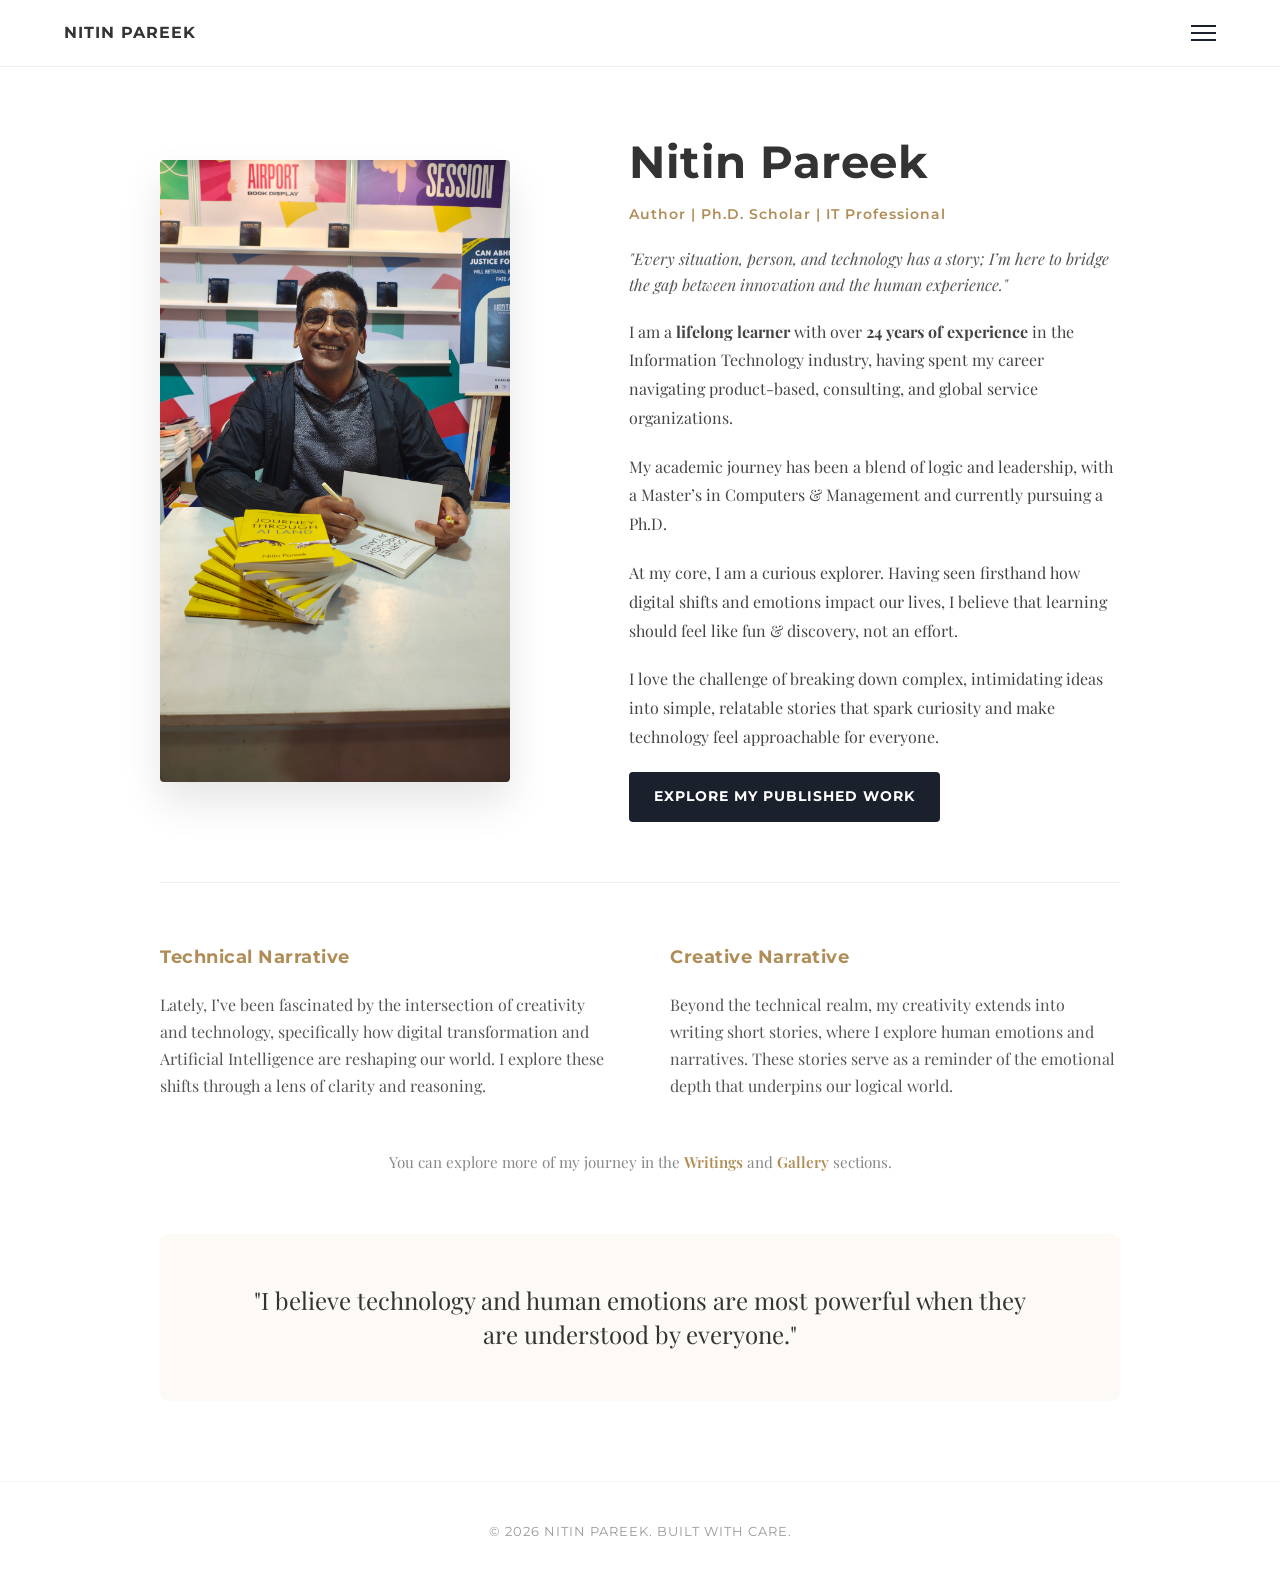
<file: index.html>
<!DOCTYPE html>
<html lang="en">
<head>
    <meta charset="UTF-8">
    <meta name="viewport" content="width=device-width, initial-scale=1.0">
    <title>Nitin Pareek | Author, Ph.D. Scholar, IT Professional</title>
    <link rel="stylesheet" href="style.css">
    <link href="https://fonts.googleapis.com/css2?family=Montserrat:wght@400;700&family=Playfair+Display:ital,wght@0,400;0,700;1,400&display=swap" rel="stylesheet">
    <script src="header.js" defer></script>
</head>
<body>

    <main class="container">
        <section class="hero-flex" style="padding: 60px 0; align-items: flex-start; align-items: center; gap: 60px;">
            <div class="hero-image" style="flex: 1;">
                <img src="photos/12.jpg" alt="Nitin Pareek Signing Book" style="width: 100%; border-radius: 4px; box-shadow: 0 20px 40px rgba(0,0,0,0.1);">
            </div>
            
            <div class="hero-content" style="flex: 1.2;">
                <h1 style="font-size: 2.8rem; margin-bottom: 5px;">Nitin Pareek</h1>
                <p class="credentials" style="margin-bottom: 20px;">Author | Ph.D. Scholar | IT Professional</p>
                
                <p style="font-family: 'Playfair Display'; font-style: italic; font-size: 1.0rem; color: #555; line-height: 1.6; margin-bottom: 20px;">
                    "Every situation, person, and technology has a story; I’m here to bridge the gap between innovation and the human experience."
                </p>

                <div class="about-text" style="font-size: 1.0rem; color: #444; line-height: 1.8;">
                    <p style="margin-bottom: 20px;">
                        I am a <strong>lifelong learner</strong> with over <strong>24 years of experience</strong> in the Information Technology industry, having spent my career navigating product-based, consulting, and global service organizations.
                    </p>
                    <p style="margin-bottom: 20px;">
                        My academic journey has been a blend of logic and leadership, with a Master’s in Computers & Management and currently pursuing a Ph.D.
                    </p>
                    
                    <p style="margin-bottom: 20px;">
                        At my core, I am a curious explorer. Having seen firsthand how digital shifts and emotions impact our lives, I believe that learning should feel like fun & discovery, not an effort.
                    </p>
                    
                    <p style="margin-bottom: 20px;">   
                        I love the challenge of breaking down complex, intimidating ideas into simple, relatable stories that spark curiosity and make technology feel approachable for everyone.
                    </p>
                    <a href="works.html" class="universal-btn">Explore My Published Work</a>
                </div>
            </div>
        </section>

        <section style="padding: 60px 0; border-top: 1px solid #eee;">
            <div style="display: grid; grid-template-columns: 1fr 1fr; gap: 60px;">
                <div>
                    <h2 class="section-heading left" style="margin-top: 0; font-size: 1.1rem; color: #b08d57;">Technical Narrative</h2>
                    <p style="color: #555; line-height: 1.7;">
                        Lately, I’ve been fascinated by the intersection of creativity and technology, specifically how digital transformation and Artificial Intelligence are reshaping our world. I explore these shifts through a lens of clarity and reasoning.
                    </p>
                </div>
                <div>
                    <h2 class="section-heading left" style="margin-top: 0; font-size: 1.1rem; color: #b08d57;">Creative Narrative</h2>
                    <p style="color: #555; line-height: 1.7;">
                        Beyond the technical realm, my creativity extends into writing short stories, where I explore human emotions and narratives. These stories serve as a reminder of the emotional depth that underpins our logical world.
                    </p>
                </div>
            </div>

            <div style="text-align: center; margin-top: 50px;">
                <p style="color: #888; font-size: 0.95rem;">
                    You can explore more of my journey in the 
                    <a href="writings.html" style="color: #b08d57; text-decoration: none; font-weight: 600;">Writings</a> and 
                    <a href="gallery.html" style="color: #b08d57; text-decoration: none; font-weight: 600;">Gallery</a> sections.
                </p>
            </div>
        </section>

        <section style="padding-bottom: 80px;">
            <div style="text-align: center; padding: 50px 30px; background: #fdfaf5; border-radius: 8px;">
                <p style="font-family: 'Playfair Display'; font-size: 1.5rem; color: #333; line-height: 1.4; max-width: 800px; margin: 0 auto;">
                    "I believe technology and human emotions are most powerful when they are understood by everyone."
                </p>
            </div>
        </section>
    </main>

    <footer style="border-top: 1px solid #f4f4f4;">
        <p style="text-align: center; padding: 40px; color: #999; font-size: 0.8rem; font-family: 'Montserrat'; letter-spacing: 1px;">
            &copy; 2026 NITIN PAREEK. BUILT WITH CARE.
        </p>
    </footer>

</body>
</html>
</file>
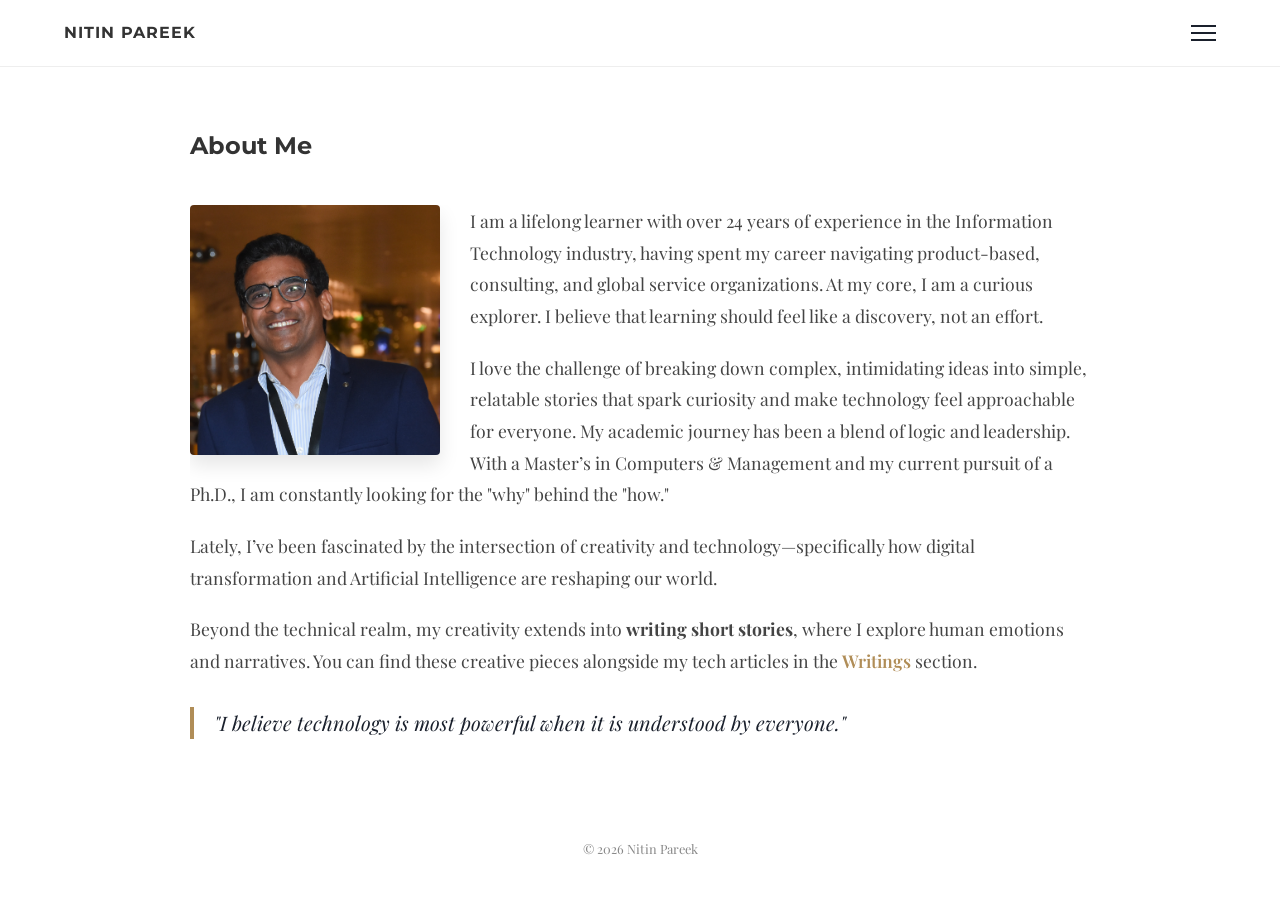
<file: about.html>
<!DOCTYPE html>
<html lang="en">
<head>
    <meta charset="UTF-8">
    <meta name="viewport" content="width=device-width, initial-scale=1.0">
    <title>About | Nitin Pareek</title>
    <link href="https://fonts.googleapis.com/css2?family=Montserrat:wght@400;700&family=Playfair+Display:ital,wght@0,400;0,700;1,400&display=swap" rel="stylesheet">
    <link rel="stylesheet" href="style.css">
    <script src="header.js" defer></script>
</head>
<body>

    <main class="container">
        <section class="about-section" style="padding: 60px 0; max-width: 900px; margin: 0 auto;">
            <h1 class="page-title" style="margin-bottom: 40px; font-family: 'Montserrat', sans-serif;">About Me</h1>
            
            <div class="about-content" style="overflow: hidden;">
                <img src="photos/about-photo.jpg" alt="Nitin Pareek" 
                     style="width: 250px; height: 250px; object-fit: cover; float: left; margin: 0 30px 20px 0; border-radius: 4px; box-shadow: 0 10px 20px rgba(0,0,0,0.1);">
        
                <div class="text-block">
                    <p style="margin-bottom: 20px; line-height: 1.8; font-size: 1.1rem; color: #444;">
                        I am a lifelong learner with over 24 years of experience in the Information Technology industry, having spent my career navigating product-based, consulting, and global service organizations. At my core, I am a curious explorer. I believe that learning should feel like a discovery, not an effort.
                    </p>
                    
                    <p style="margin-bottom: 20px; line-height: 1.8; font-size: 1.1rem; color: #444;">
                        I love the challenge of breaking down complex, intimidating ideas into simple, relatable stories that spark curiosity and make technology feel approachable for everyone. My academic journey has been a blend of logic and leadership. With a Master’s in Computers & Management and my current pursuit of a Ph.D., I am constantly looking for the "why" behind the "how."
                    </p>
                    
                    <p style="margin-bottom: 20px; line-height: 1.8; font-size: 1.1rem; color: #444;">
                        Lately, I’ve been fascinated by the intersection of creativity and technology—specifically how digital transformation and Artificial Intelligence are reshaping our world. 
                    </p>
        
                    <p style="margin-bottom: 20px; line-height: 1.8; font-size: 1.1rem; color: #444;">
                        Beyond the technical realm, my creativity extends into <strong>writing short stories</strong>, where I explore human emotions and narratives. You can find these creative pieces alongside my tech articles in the <a href="articles.html" style="color: #b08d57; text-decoration: none; font-weight: 600;">Writings</a> section.
                    </p>
        
                    <blockquote style="margin-top: 30px; border-left: 4px solid #b08d57; padding-left: 20px; font-style: italic; font-size: 1.25rem; color: #1a202c; clear: both; font-family: 'Playfair Display', serif;">
                        "I believe technology is most powerful when it is understood by everyone."
                    </blockquote>
                </div>
            </div>
        </section>
    </main>

    <footer>
        <p style="text-align: center; padding: 40px 0; font-size: 0.8rem; color: #888;">&copy; 2026 Nitin Pareek</p>
    </footer>

</body>
</html>
</file>
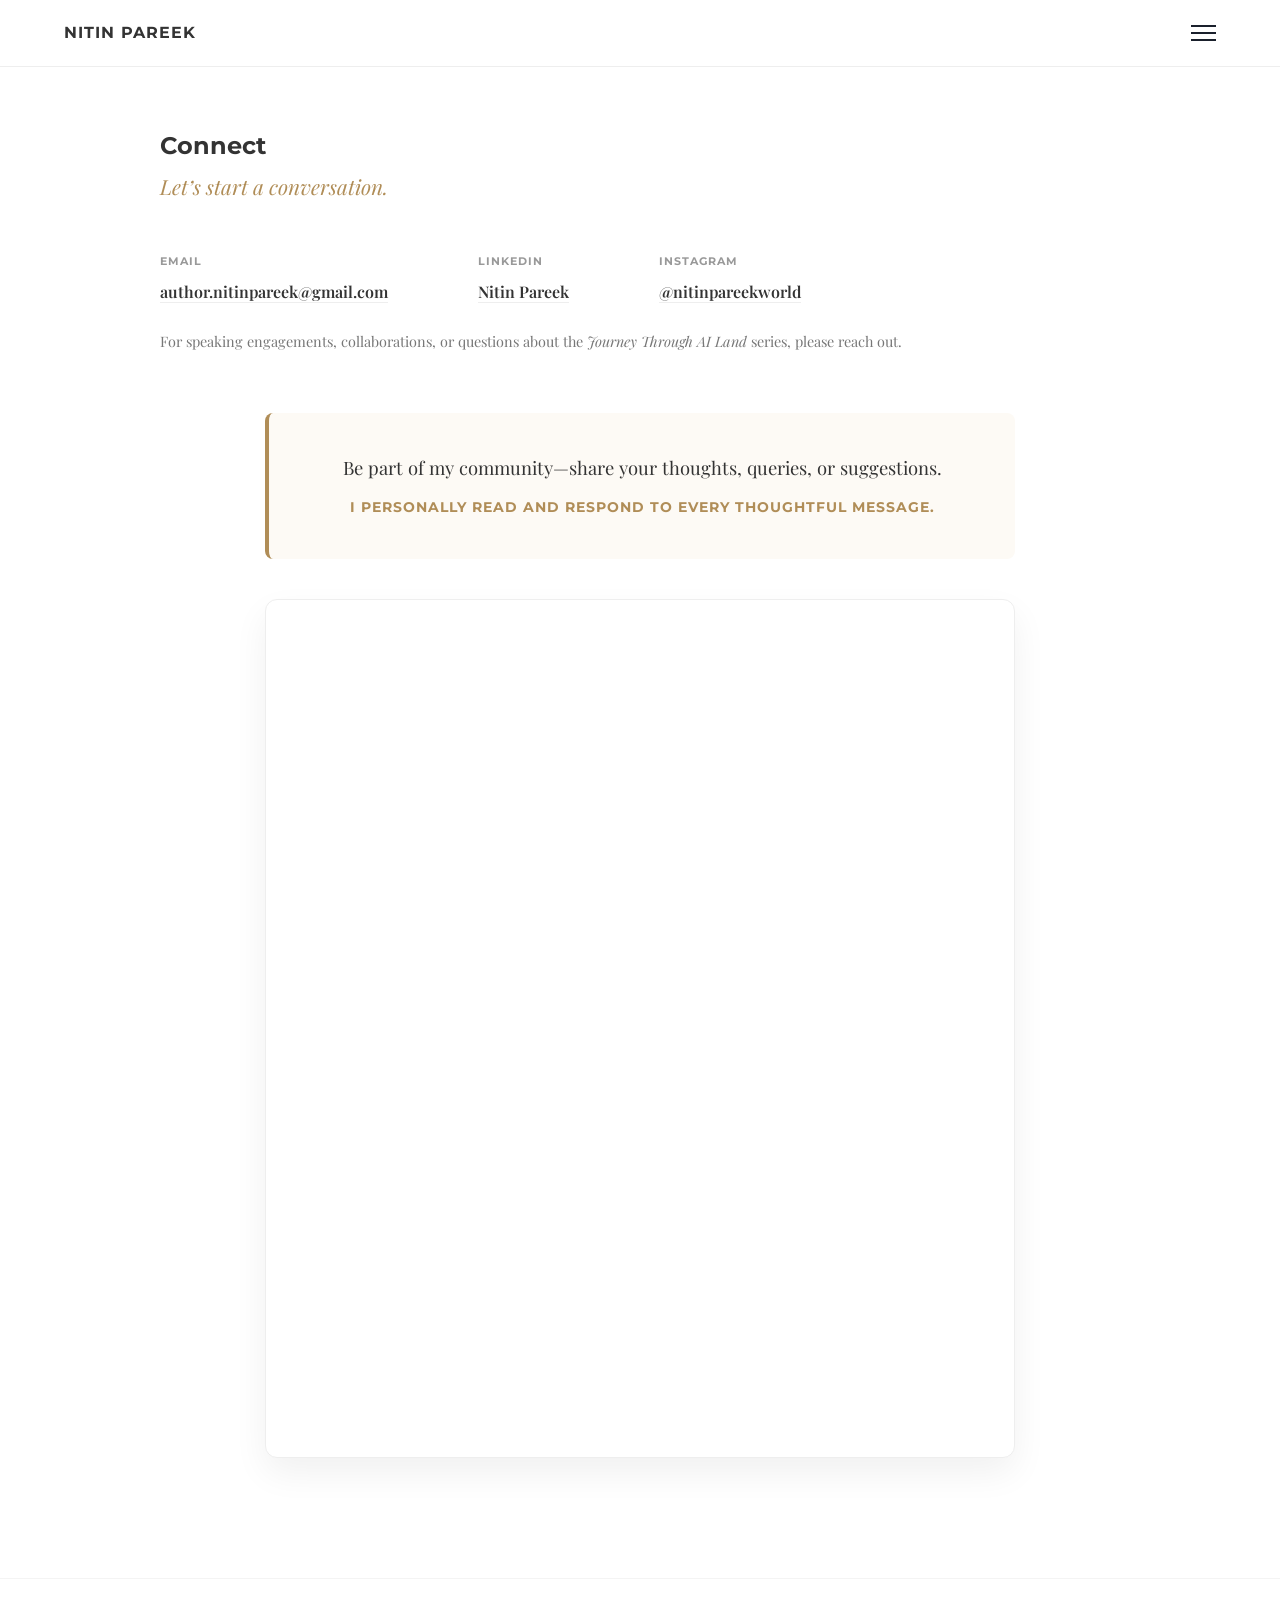
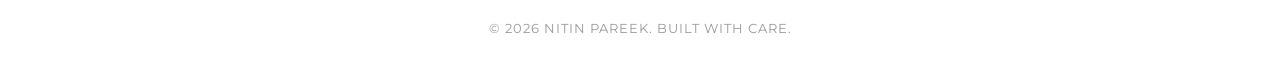
<file: connect.html>
<!DOCTYPE html>
<html lang="en">
<head>
    <meta charset="UTF-8">
    <meta name="viewport" content="width=device-width, initial-scale=1.0">
    <title>Connect | Nitin Pareek</title>
    <link rel="stylesheet" href="style.css">
    <link href="https://fonts.googleapis.com/css2?family=Montserrat:wght@400;700&family=Playfair+Display:ital,wght@0,400;0,700;1,400&display=swap" rel="stylesheet">
    <script src="header.js" defer></script>
</head>
<body>
    <main class="container">
        <section style="padding: 60px 0;">
            
            <div style="text-align: left; margin-bottom: 50px;">
                <h1 class="page-title" style="text-align: left; margin-bottom: 5px;">Connect</h1>
                <p style="font-family: 'Playfair Display'; font-style: italic; font-size: 1.3rem; color: #b08d57;">Let’s start a conversation.</p>
            </div>

            <div class="quick-connect-bar" style="display: flex; justify-content: flex-start; flex-wrap: wrap; gap: 90px; margin-bottom: 25px;">
                <div class="connect-item">
                    <strong style="display:block; font-size: 0.7rem; color: #999; text-transform: uppercase; font-family: 'Montserrat'; margin-bottom: 8px; letter-spacing: 1px;">Email</strong>
                    <a href="mailto:author.nitinpareek@gmail.com" style="color: #333; text-decoration: none; font-weight: 600; border-bottom: 1px solid #eee;">author.nitinpareek@gmail.com</a>
                </div>
                <div class="connect-item">
                    <strong style="display:block; font-size: 0.7rem; color: #999; text-transform: uppercase; font-family: 'Montserrat'; margin-bottom: 8px; letter-spacing: 1px;">LinkedIn</strong>
                    <a href="https://www.linkedin.com/in/nitin-pareek-1752321/" target="_blank" style="color: #333; text-decoration: none; font-weight: 600; border-bottom: 1px solid #eee;">Nitin Pareek</a>
                </div>
                <div class="connect-item">
                    <strong style="display:block; font-size: 0.7rem; color: #999; text-transform: uppercase; font-family: 'Montserrat'; margin-bottom: 8px; letter-spacing: 1px;">Instagram</strong>
                    <a href="https://www.instagram.com/nitinpareekworld" target="_blank" style="color: #333; text-decoration: none; font-weight: 600; border-bottom: 1px solid #eee;">@nitinpareekworld</a>
                </div>
            </div>

            <div style="text-align: left; margin-bottom: 60px; max-width: 800px;">
                <p style="color: #777; font-size: 0.9rem; line-height: 1.6;">
                    For speaking engagements, collaborations, or questions about the <em>Journey Through AI Land</em> series, please reach out.
                </p>
            </div>

            <div class="form-section-wrapper" style="max-width: 750px; margin: 0 auto;">
                
                <div style="text-align: center; margin-bottom: 40px; padding: 40px; background: #fdfaf5; border-radius: 8px; border-left: 4px solid #b08d57;">
                    <p style="font-family: 'Playfair Display'; font-size: 1.15rem; color: #333; line-height: 1.6; margin-bottom: 15px;">
                        Be part of my community—share your thoughts, queries, or suggestions.
                    </p>
                    <p style="font-family: 'Montserrat'; font-size: 0.85rem; color: #b08d57; font-weight: 700; text-transform: uppercase; letter-spacing: 1px;">
                        I personally read and respond to every thoughtful message.
                    </p>
                </div>
                
                <div class="form-container" style="border: 1px solid #eee; border-radius: 12px; overflow: hidden; box-shadow: 0 15px 35px rgba(0,0,0,0.06); background: #fff;">
                    <iframe src="https://docs.google.com/forms/d/e/1FAIpQLSfX4dRxT-X1qODySKMzoRj9K_BmD6zQ5PvyDM-oLnzv6oWiIg/viewform?embedded=true" 
                            width="100%" 
                            height="850" 
                            frameborder="0" 
                            marginheight="0" 
                            marginwidth="0">
                        Loading…
                    </iframe>
                </div>
            </div>
        </section>
    </main>

    <footer style="border-top: 1px solid #f4f4f4; margin-top: 60px;">
        <p style="text-align: center; padding: 40px; color: #999; font-size: 0.8rem; font-family: 'Montserrat'; letter-spacing: 1px;">
            &copy; 2026 NITIN PAREEK. BUILT WITH CARE.
        </p>
    </footer>
</body>
</html>
</file>
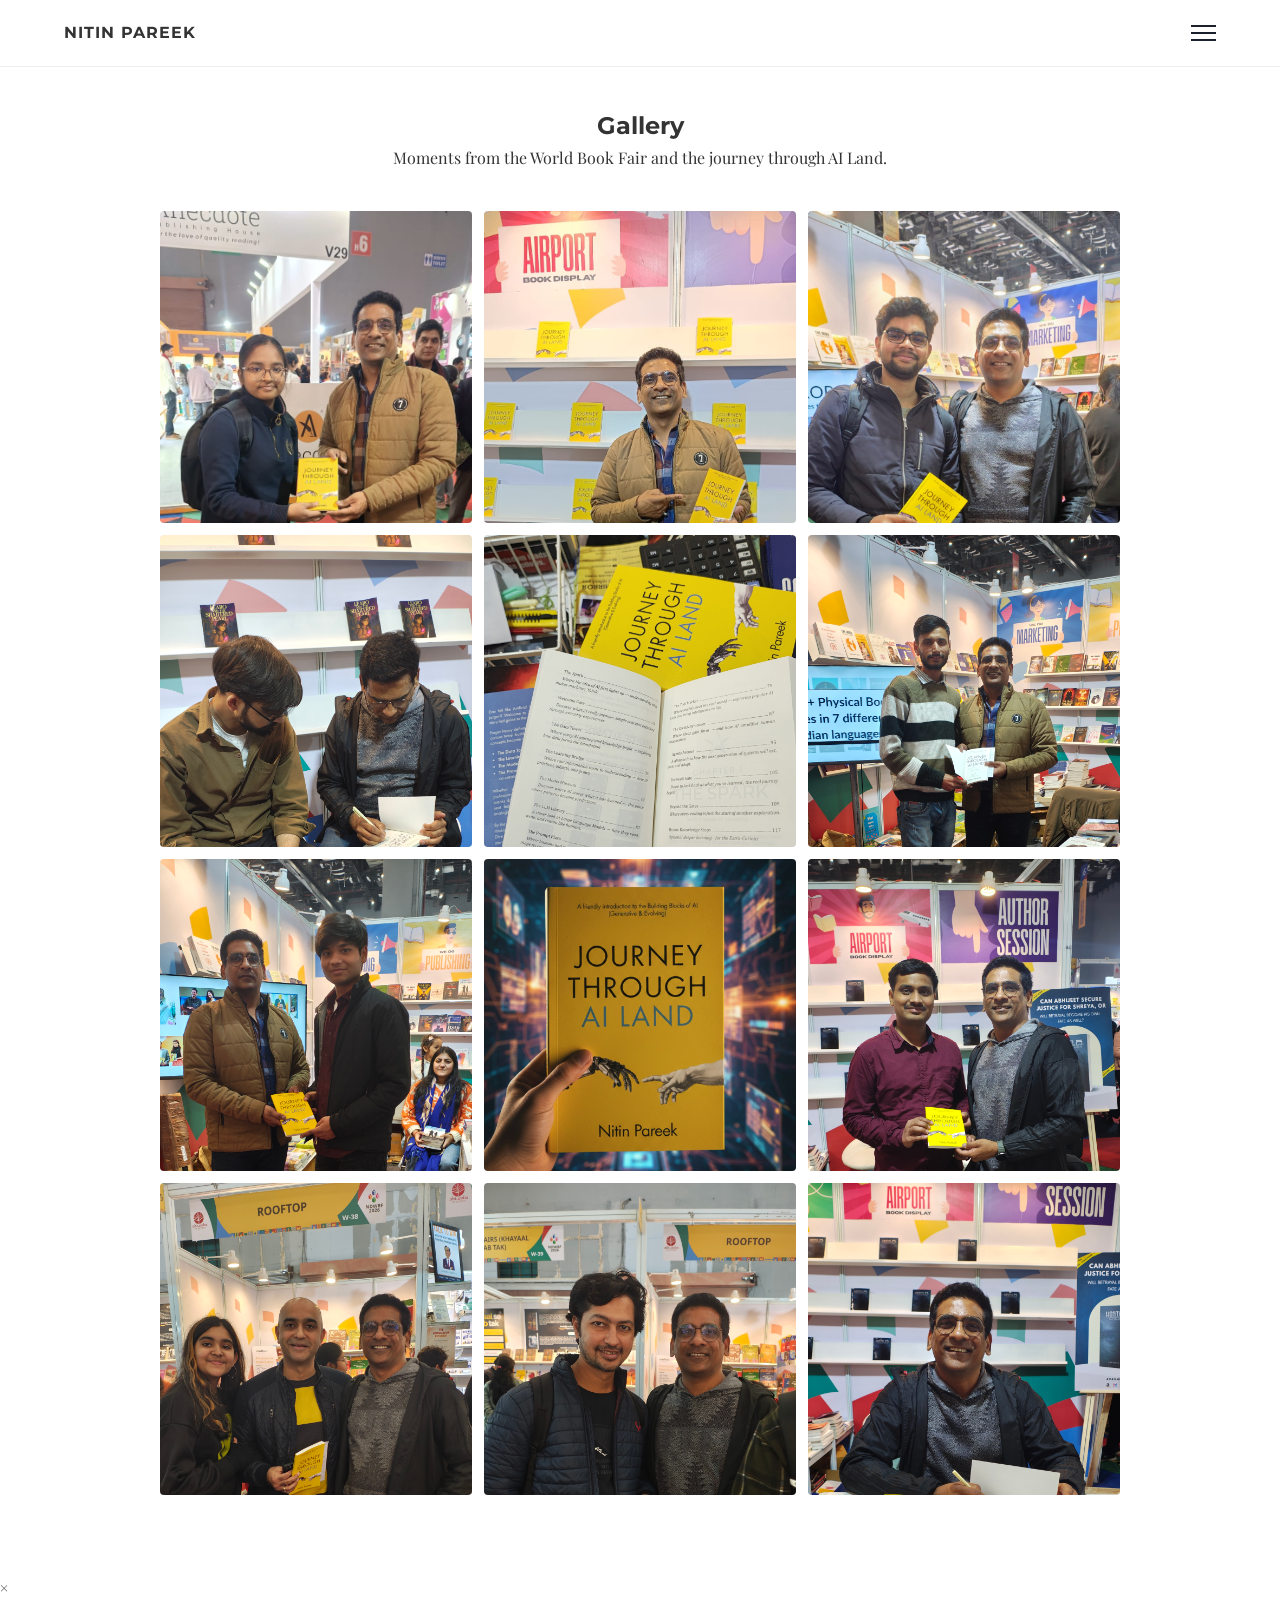
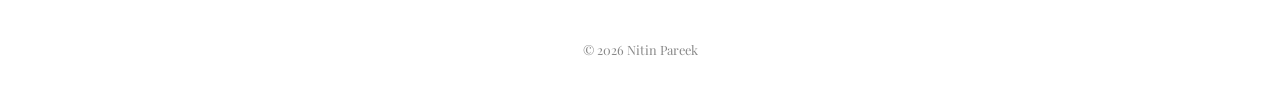
<file: gallery.html>
<!DOCTYPE html>
<html lang="en">
<head>
    <meta charset="UTF-8">
    <meta name="viewport" content="width=device-width, initial-scale=1.0">
    <title>Gallery | Nitin Pareek</title>
    <link rel="stylesheet" href="style.css">
    <link href="https://fonts.googleapis.com/css2?family=Montserrat:wght@400;700&family=Playfair+Display:ital,wght@0,400;0,700;1,400&display=swap" rel="stylesheet">
    <script src="header.js" defer></script>
</head>
<body>

    <main class="container">
        <section class="gallery-section" style="padding: 40px 0;">
            <h1 class="page-title" style="text-align: center;">Gallery</h1>
            <p class="accent-text" style="text-align: center; margin-bottom: 30px;">Moments from the World Book Fair and the journey through AI Land.</p>
    
            <div class="gallery-grid">
                <div class="gallery-item"><img src="photos/1.jpg" alt="Photo 1"></div>
                <div class="gallery-item"><img src="photos/2.jpg" alt="Photo 2"></div>
                <div class="gallery-item"><img src="photos/3.jpg" alt="Photo 3"></div>
                <div class="gallery-item"><img src="photos/4.jpg" alt="Photo 4"></div>
                <div class="gallery-item"><img src="photos/5.jpg" alt="Photo 5"></div>
                <div class="gallery-item"><img src="photos/6.jpg" alt="Photo 6"></div>
                <div class="gallery-item"><img src="photos/7.jpg" alt="Photo 7"></div>
                <div class="gallery-item"><img src="photos/8.jpg" alt="Photo 8"></div>
                <div class="gallery-item"><img src="photos/9.jpg" alt="Photo 9"></div>
                <div class="gallery-item"><img src="photos/10.jpg" alt="Photo 10"></div>
                <div class="gallery-item"><img src="photos/11.jpg" alt="Photo 11"></div>
                <div class="gallery-item"><img src="photos/12.jpg" alt="Photo 12"></div>
            </div>
        </section>
    </main>

    <div id="imageModal" class="modal">
        <span class="close">&times;</span>
        <img class="modal-content" id="fullImage">
    </div>

    <footer>
        <p style="text-align: center; padding: 40px 0; font-size: 0.8rem; color: #888;">&copy; 2026 Nitin Pareek</p>
    </footer>

    <script>
        const modal = document.getElementById("imageModal");
        const modalImg = document.getElementById("fullImage");
        const span = document.querySelector(".close");

        document.querySelectorAll('.gallery-item img').forEach(image => {
            image.onclick = function() {
                modal.style.display = "flex";
                modalImg.src = this.src;
            }
        });

        span.onclick = () => modal.style.display = "none";
        modal.onclick = (e) => { if(e.target !== modalImg) modal.style.display = "none"; }
    </script>
</body>
</html>
</file>
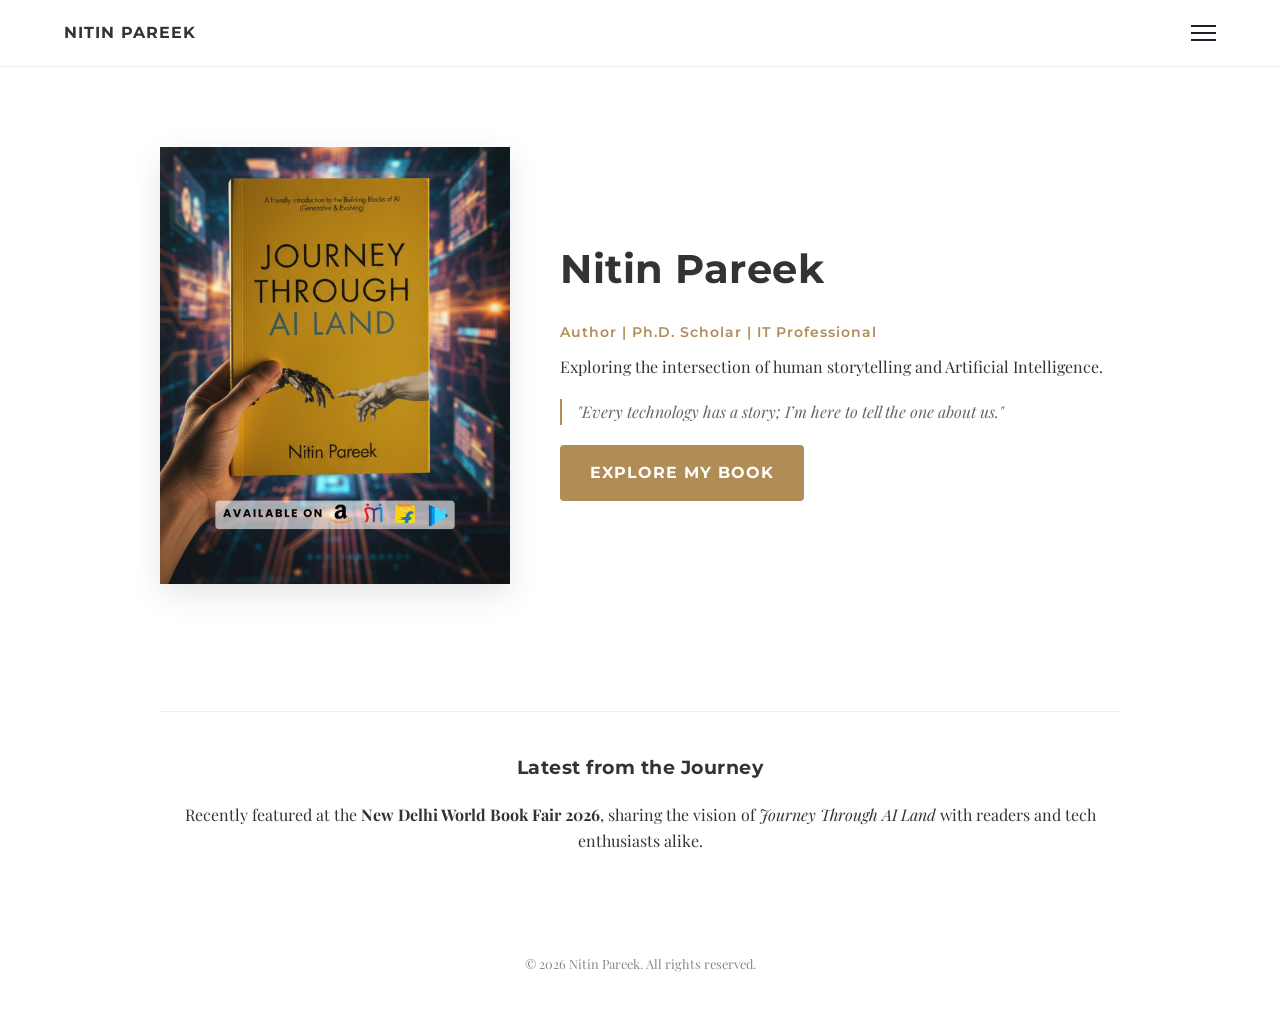
<file: index-old.html>
<!DOCTYPE html>
<html lang="en">
<head>
    <meta charset="UTF-8">
    <meta name="viewport" content="width=device-width, initial-scale=1.0">
    <title>Nitin Pareek | Author</title>
    <link href="https://fonts.googleapis.com/css2?family=Montserrat:wght@400;700&family=Playfair+Display:ital,wght@0,400;0,700;1,400&display=swap" rel="stylesheet">
    <link rel="stylesheet" href="style.css">
    <script src="header.js" defer></script>
</head>
<body>

    <main class="container">
        <section class="hero-flex">
            <div class="hero-image">
                <img src="book-cover.jpg" alt="Journey Through AI Land Book Cover">
            </div>

            <div class="hero-content">
                <h1>Nitin Pareek</h1>
                <p class="credentials">Author | Ph.D. Scholar | IT Professional</p>
                
                <p class="subtitle">Exploring the intersection of human storytelling and Artificial Intelligence.</p>
                
                <p style="margin-top: 20px; color: #666; font-style: italic; border-left: 2px solid #b08d57; padding-left: 15px;">
                    "Every technology has a story; I’m here to tell the one about us."
                </p>
            
                <div class="cta-area">
                    <a href="works.html" class="btn-primary">Explore My Book</a>
                </div>
            </div>
        </section>

        <hr style="border: 0; border-top: 1px solid #eee; margin: 40px 0;">

        <section style="text-align: center; padding-bottom: 60px;">
            <h2 style="font-size: 1.2rem; margin-bottom: 20px;">Latest from the Journey</h2>
            <p>Recently featured at the <strong>New Delhi World Book Fair 2026</strong>, sharing the vision of <em>Journey Through AI Land</em> with readers and tech enthusiasts alike.</p>
        </section>
    </main>

    <footer>
        <p style="text-align: center; padding: 40px 0; font-size: 0.8rem; color: #888;">
            &copy; 2026 Nitin Pareek. All rights reserved.
        </p>
    </footer>

</body>
</html>
</file>
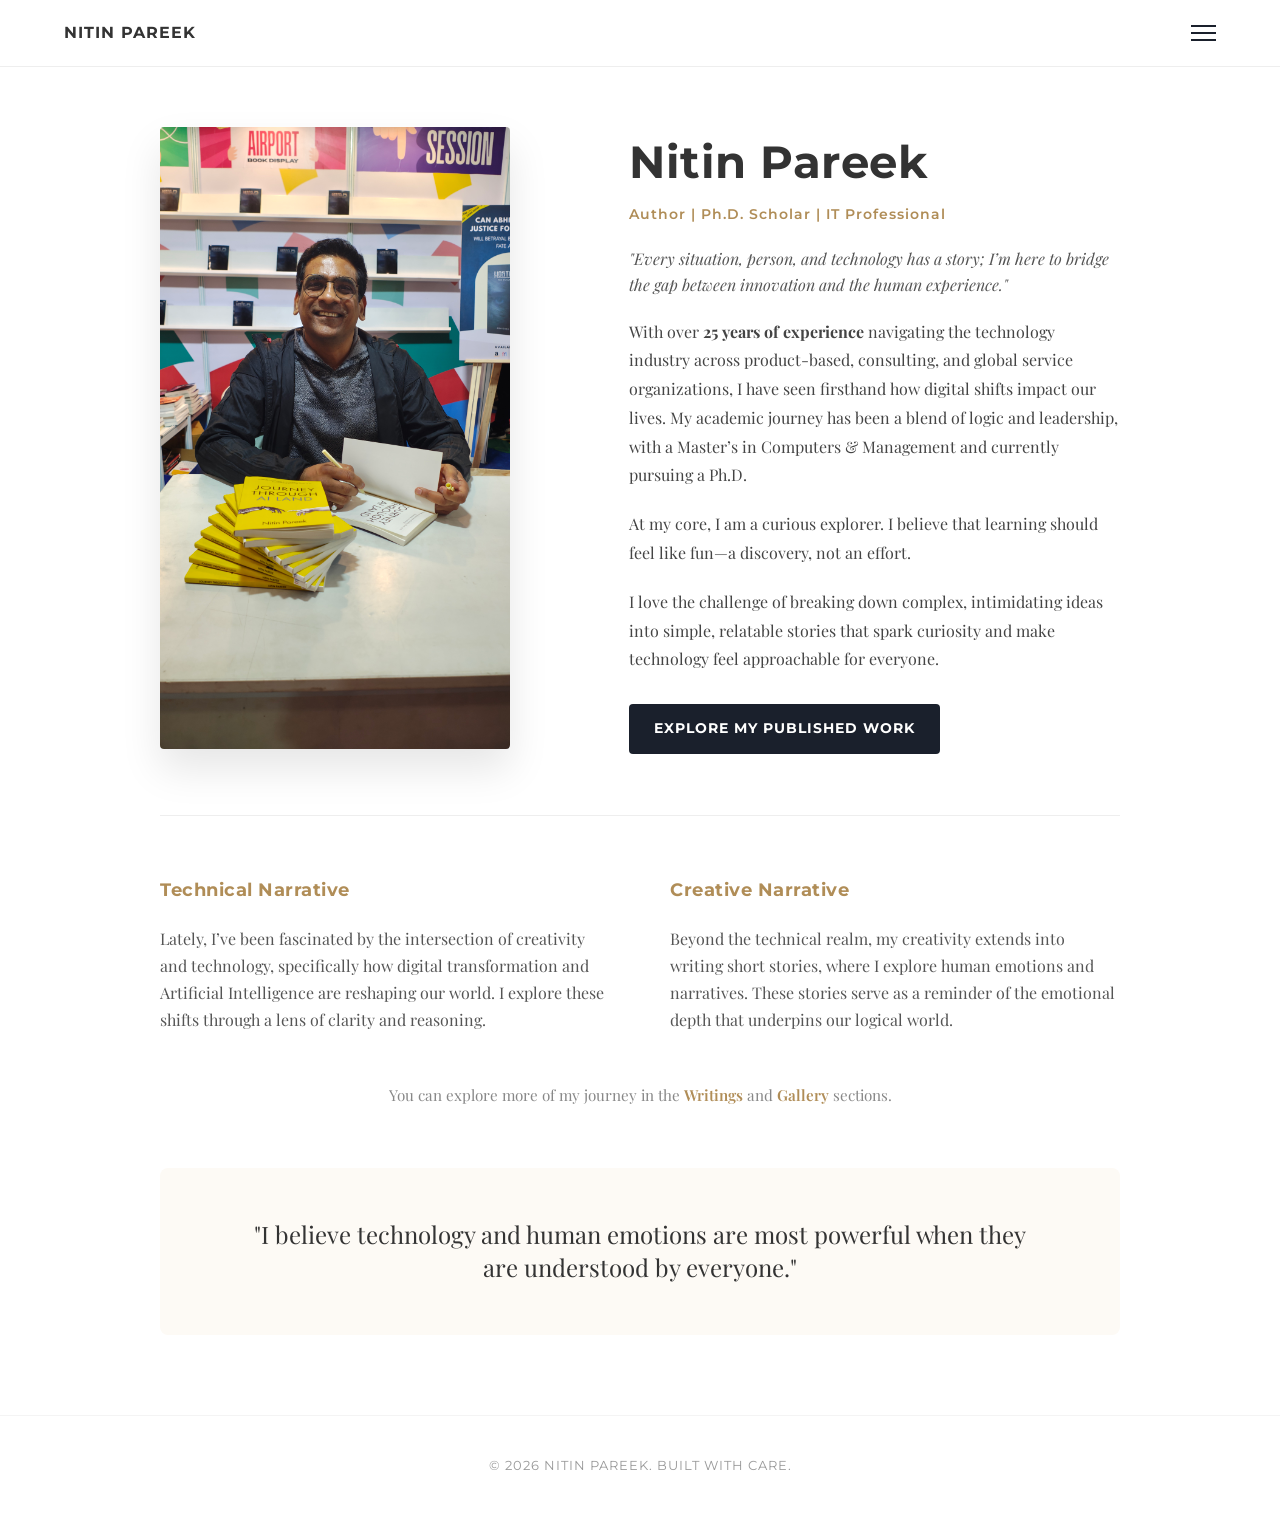
<file: index1.html>
<!DOCTYPE html>
<html lang="en">
<head>
    <meta charset="UTF-8">
    <meta name="viewport" content="width=device-width, initial-scale=1.0">
    <title>Nitin Pareek | Author, Ph.D. Scholar, IT Professional</title>
    <link rel="stylesheet" href="style.css">
    <link href="https://fonts.googleapis.com/css2?family=Montserrat:wght@400;700&family=Playfair+Display:ital,wght@0,400;0,700;1,400&display=swap" rel="stylesheet">
    <script src="header.js" defer></script>
</head>
<body>

    <main class="container">
        <section class="hero-flex" style="padding: 60px 0; align-items: flex-start; gap: 60px;">
            <div class="hero-image" style="flex: 1;">
                <img src="photos/12.jpg" alt="Nitin Pareek Signing Book" style="width: 100%; border-radius: 4px; box-shadow: 0 20px 40px rgba(0,0,0,0.1);">
            </div>
            
            <div class="hero-content" style="flex: 1.2;">
                <h1 style="font-size: 2.8rem; margin-bottom: 5px;">Nitin Pareek</h1>
                <p class="credentials" style="margin-bottom: 20px;">Author | Ph.D. Scholar | IT Professional</p>
                
                <p style="font-family: 'Playfair Display'; font-style: italic; font-size: 1.0rem; color: #555; line-height: 1.6; margin-bottom: 20px;">
                    "Every situation, person, and technology has a story; I’m here to bridge the gap between innovation and the human experience."
                </p>

                <div class="about-text" style="font-size: 1.0rem; color: #444; line-height: 1.8;">
                    <p style="margin-bottom: 20px;">
                        With over <strong>25 years of experience</strong> navigating the technology industry across product-based, consulting, and global service organizations, I have seen firsthand how digital shifts impact our lives. My academic journey has been a blend of logic and leadership, with a Master’s in Computers & Management and currently pursuing a Ph.D.
                    </p>
                    <p style="margin-bottom: 20px;">
                        At my core, I am a curious explorer. I believe that learning should feel like fun—a discovery, not an effort. 
                    </p>
                    <p style="margin-bottom: 30px;">
                        I love the challenge of breaking down complex, intimidating ideas into simple, relatable stories that spark curiosity and make technology feel approachable for everyone.
                    </p>
                    <a href="works.html" class="universal-btn">Explore My Published Work</a>
                </div>
            </div>
        </section>

        <section style="padding: 60px 0; border-top: 1px solid #eee;">
            <div style="display: grid; grid-template-columns: 1fr 1fr; gap: 60px;">
                <div>
                    <h2 class="section-heading left" style="margin-top: 0; font-size: 1.1rem; color: #b08d57;">Technical Narrative</h2>
                    <p style="color: #555; line-height: 1.7;">
                        Lately, I’ve been fascinated by the intersection of creativity and technology, specifically how digital transformation and Artificial Intelligence are reshaping our world. I explore these shifts through a lens of clarity and reasoning.
                    </p>
                </div>
                <div>
                    <h2 class="section-heading left" style="margin-top: 0; font-size: 1.1rem; color: #b08d57;">Creative Narrative</h2>
                    <p style="color: #555; line-height: 1.7;">
                        Beyond the technical realm, my creativity extends into writing short stories, where I explore human emotions and narratives. These stories serve as a reminder of the emotional depth that underpins our logical world.
                    </p>
                </div>
            </div>

            <div style="text-align: center; margin-top: 50px;">
                <p style="color: #888; font-size: 0.95rem;">
                    You can explore more of my journey in the 
                    <a href="writings.html" style="color: #b08d57; text-decoration: none; font-weight: 600;">Writings</a> and 
                    <a href="gallery.html" style="color: #b08d57; text-decoration: none; font-weight: 600;">Gallery</a> sections.
                </p>
            </div>
        </section>

        <section style="padding-bottom: 80px;">
            <div style="text-align: center; padding: 50px 30px; background: #fdfaf5; border-radius: 8px;">
                <p style="font-family: 'Playfair Display'; font-size: 1.5rem; color: #333; line-height: 1.4; max-width: 800px; margin: 0 auto;">
                    "I believe technology and human emotions are most powerful when they are understood by everyone."
                </p>
            </div>
        </section>
    </main>

    <footer style="border-top: 1px solid #f4f4f4;">
        <p style="text-align: center; padding: 40px; color: #999; font-size: 0.8rem; font-family: 'Montserrat'; letter-spacing: 1px;">
            &copy; 2026 NITIN PAREEK. BUILT WITH CARE.
        </p>
    </footer>

</body>
</html>
</file>
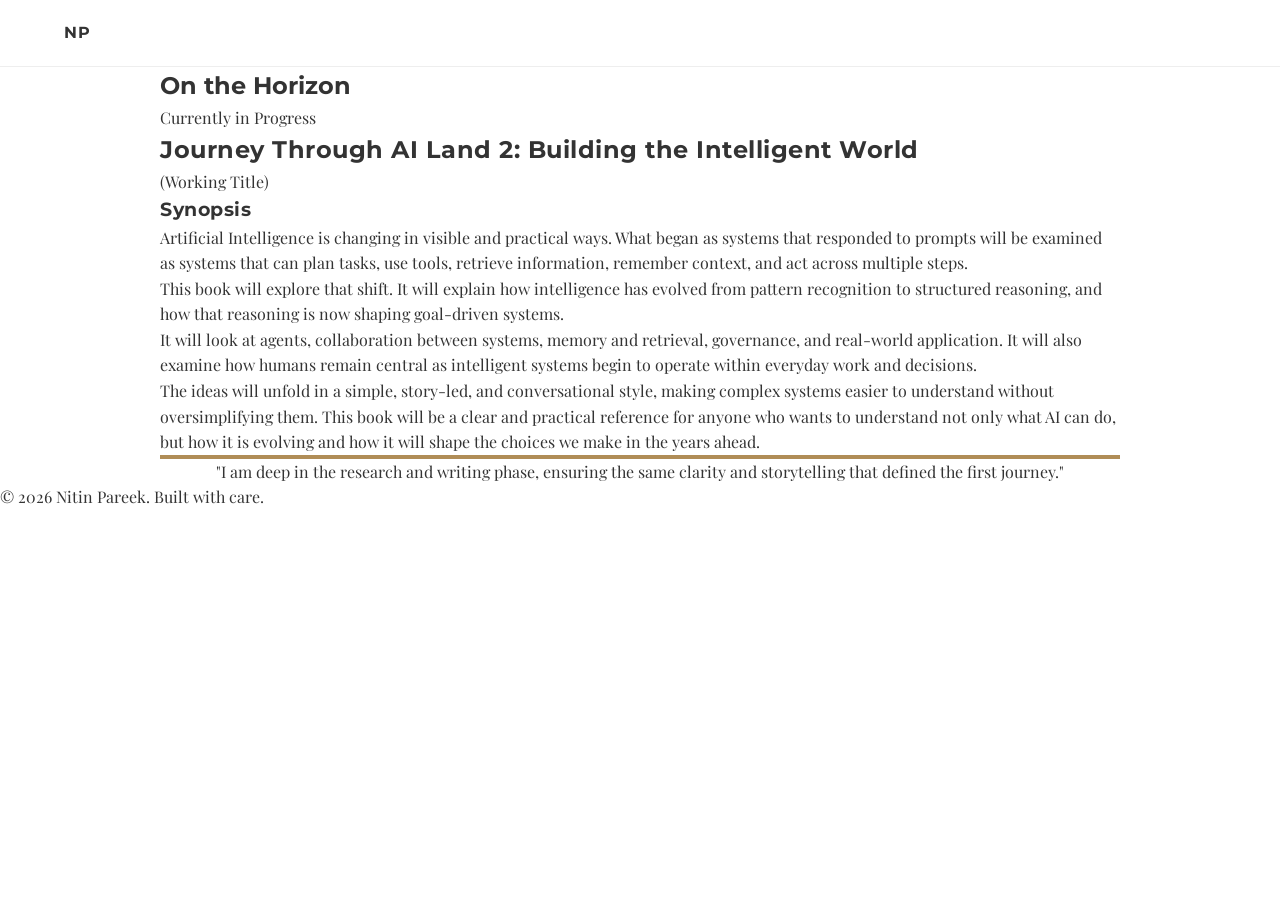
<file: upcoming.html>
<!DOCTYPE html>
<html lang="en">
<head>
    <meta charset="UTF-8">
    <meta name="viewport" content="width=device-width, initial-scale=1.0">
    <title>Upcoming Work | Nitin Pareek</title>
    <link rel="stylesheet" href="style.css">
    <link href="https://fonts.googleapis.com/css2?family=Montserrat:wght@400;700&family=Playfair+Display:ital,wght@0,400;0,700;1,400&display=swap" rel="stylesheet">
</head>
<body>

    <nav class="navbar">
        <div class="logo">NP</div>
        <ul class="nav-links">
            <li><a href="index.html">Home</a></li>
            <li><a href="about.html">About</a></li>
            <li><a href="works.html">Published Work</a></li>
            <li><a href="upcoming.html">Upcoming</a></li>
        </ul>
    </nav>

    <main class="container">
        <section class="upcoming-content">
            <h1 class="page-title">On the Horizon</h1>
            <p class="accent-text">Currently in Progress</p>

            <div class="book-teaser-box">
                <h2 class="working-title">Journey Through AI Land 2: Building the Intelligent World</h2>
                <span class="label-small">(Working Title)</span>
            </div>

            <div class="synopsis-container">
                <h3>Synopsis</h3>
                <p>Artificial Intelligence is changing in visible and practical ways. What began as systems that responded to prompts will be examined as systems that can plan tasks, use tools, retrieve information, remember context, and act across multiple steps.</p>
                
                <p>This book will explore that shift. It will explain how intelligence has evolved from pattern recognition to structured reasoning, and how that reasoning is now shaping goal-driven systems.</p>
                
                <p>It will look at agents, collaboration between systems, memory and retrieval, governance, and real-world application. It will also examine how humans remain central as intelligent systems begin to operate within everyday work and decisions.</p>

                <p>The ideas will unfold in a simple, story-led, and conversational style, making complex systems easier to understand without oversimplifying them. This book will be a clear and practical reference for anyone who wants to understand not only what AI can do, but how it is evolving and how it will shape the choices we make in the years ahead.</p>
            </div>

            <div class="bio-quote" style="border-left: none; border-top: 4px solid var(--accent-color); text-align: center;">
                "I am deep in the research and writing phase, ensuring the same clarity and storytelling that defined the first journey."
            </div>
        </section>
    </main>

    <footer>
        <p>&copy; 2026 Nitin Pareek. Built with care.</p>
    </footer>

</body>
</html>
</file>
<file: style.css>
html {
    scroll-behavior: smooth;
}

/* =========================================
   1. CORE RESET & VARIABLES
   ========================================= */
* { 
    margin: 0; 
    padding: 0; 
    box-sizing: border-box; 
}

:root {
    --primary-color: #1a202c; 
    --accent-color: #b08d57;  
    --text-color: #333;
    --bg-color: #ffffff;
}

body {
    font-family: 'Playfair Display', serif;
    line-height: 1.6;
    color: var(--text-color);
    background-color: var(--bg-color);
    overflow-x: hidden;
}

/* CHANGE HERE: Removed Uppercase from Headings */
h1, h2, h3 {
    font-family: 'Montserrat', sans-serif;
    text-transform: none; /* Allows Initial Caps from your HTML */
    letter-spacing: 0.5px;
}

/* Kept Uppercase for Navigation and Buttons for visual strength */
.logo, .nav-links a, .btn-primary, .universal-btn, .connect-btn {
    font-family: 'Montserrat', sans-serif;
    text-transform: uppercase; 
    letter-spacing: 1px;
    font-weight: 700;
}

.container {
    max-width: 1000px;
    margin: 0 auto;
    padding: 0 20px;
}



/* =========================================
   2. GLOBAL HAMBURGER NAV (Works with header.js)
   ========================================= */
.navbar {
    display: flex;
    justify-content: space-between;
    align-items: center;
    padding: 20px 5%;
    background: #fff;
    border-bottom: 1px solid #eee;
    position: sticky;
    top: 0;
    z-index: 1001;
}

.hamburger {
    display: flex;
    flex-direction: column;
    gap: 5px;
    cursor: pointer;
    z-index: 1002;
}

.bar {
    width: 25px;
    height: 2px;
    background-color: var(--primary-color);
    transition: 0.4s;
}

.nav-links {
    position: fixed;
    top: 0;
    right: -100%; 
    width: 280px;
    height: 100vh;
    background: #fff;
    display: flex;
    flex-direction: column;
    justify-content: center;
    align-items: center;
    gap: 25px;
    transition: 0.4s ease-in-out;
    z-index: 1001;
    list-style: none;
    box-shadow: -5px 0 15px rgba(0,0,0,0.05);
}

.nav-links.active { right: 0; }

.nav-links a {
    text-decoration: none;
    color: var(--primary-color);
    font-size: 1.1rem;
    font-weight: 500;
}

.nav-overlay {
    position: fixed;
    top: 0;
    left: 0;
    width: 100%;
    height: 100%;
    background: rgba(0,0,0,0.3);
    display: none;
    z-index: 1000;
}

.nav-overlay.active { display: block; }

/* =========================================
   3. INDEX / HERO SECTION
   ========================================= */
.hero-flex {
    display: flex;
    align-items: center;
    gap: 50px;
    padding: 80px 0;
}

.hero-image img {
    max-width: 350px; /* STOPS IMAGE FROM BEING TOO BIG */
    width: 100%;
    height: auto;
    box-shadow: 0 10px 30px rgba(0,0,0,0.1);
}

.hero-content h1 { font-size: 2.5rem; margin-bottom: 20px; }

.btn-primary {
    display: inline-block;
    padding: 15px 30px;
    background-color: var(--accent-color);
    color: #fff;
    text-decoration: none;
    font-weight: 700;
    border-radius: 4px;
    margin-top: 20px;
}

/* =========================================
   4. MY BOOK PAGE (WORKS.HTML)
   ========================================= */
.book-display {
    display: flex;
    gap: 40px;
    margin-top: 40px;
}

.book-main-img {
    max-width: 300px; /* STOPS BOOK COVER FROM BEING TOO BIG */
    width: 100%;
    height: auto;
}

/* Store Logos (Amazon/Google) */
.store-link img {
    height: 35px; /* STOPS LOGOS FROM LOOKING HUGE */
    width: auto;
    display: block;
}

.store-grid {
    display: grid;
    grid-template-columns: repeat(auto-fit, minmax(200px, 1fr));
    gap: 20px;
    margin-top: 30px;
}

/* =========================================
   5. GALLERY (FIXED SQUARE GRID - FACE PROTECTION)
   ========================================= */
.gallery-grid {
    display: grid;
    grid-template-columns: repeat(3, 1fr); 
    gap: 12px; /* Uniform spacing */
    max-width: 1000px;
    margin: 40px auto;
}

.gallery-item {
    width: 100%;
    aspect-ratio: 1 / 1; /* Forces a perfect square container */
    overflow: hidden;
    background: #f4f4f4;
    border-radius: 4px;
}

.gallery-item img {
    width: 100%;
    height: 100%;
    /* MAGIC FIX BELOW */
    object-fit: cover; 
    object-position: top; /* Ensures heads/faces aren't cut off */
    cursor: pointer;
    transition: transform 0.4s ease;
}

.gallery-item img:hover {
    transform: scale(1.05);
}

/* Mobile Responsiveness */
@media (max-width: 850px) {
    .gallery-grid { grid-template-columns: repeat(2, 1fr); }
}

@media (max-width: 500px) {
    .gallery-grid { grid-template-columns: 1fr; }
}


/* =========================================
    6. WRITINGS & ARTICLES (REFINED)
   ========================================= */

/* Section Headings - Balanced and Modern */
.section-heading {
    font-family: 'Montserrat', sans-serif;
    font-weight: 700;
    font-size: 1.1rem; /* Scaled for hierarchy */
    color: #1a202c;
    margin: 60px 0 30px;
    display: flex;
    align-items: center;
    justify-content: center;
    text-transform: none; /* Initial Caps instead of All-Caps */
    letter-spacing: 0.5px;
}

/* Section Headings - Unified Left Alignment */
.section-heading.left {
    font-family: 'Montserrat', sans-serif;
    font-weight: 700;
    font-size: 1.1rem;
    color: #1a202c;
    margin: 40px 0 20px;
    display: flex;
    align-items: center;
    justify-content: flex-start;
    text-transform: none; /* Forces Initial Caps */
    letter-spacing: 0.5px;
    text-align: left;
}

/* Sub-titles for Book & Event Items - Toned Down */
.sub-title-item {
    font-family: 'Playfair Display', serif;
    font-size: 1.3rem; 
    color: #2d3748;
    margin-bottom: 8px;
    font-weight: 700;
    text-transform: none; /* Forces Initial Caps */
}

/* Status Tag & Categories (Small Bronze Text) */
.status-tag, .category {
    font-family: 'Montserrat', sans-serif;
    font-weight: 600;
    color: #b08d57;
    text-transform: none; /* Forces Initial Caps */
    font-size: 0.75rem;
    letter-spacing: 0.5px;
    margin-bottom: 12px;
    display: block;
}

.bracket-text {
    font-weight: 400;
    color: #a0aec0;
    font-size: 0.85rem;
    margin-left: 8px;
}

/* Articles and Event Cards */
.articles-list {
    display: flex;
    flex-direction: column;
    gap: 20px;
}

.article-card, .event-card {
    padding: 30px;
    background: #fff;
    border: 1px solid #f0f0f0;
    border-radius: 4px;
    transition: 0.3s;
}

.article-card:hover, .event-card:hover {
    border-color: #b08d57;
    box-shadow: 0 5px 15px rgba(0,0,0,0.04);
}

.article-card h3 a {
    text-decoration: none;
    color: #1a202c;
    font-family: 'Playfair Display', serif;
    font-size: 1.4rem;
    display: block;
    margin-bottom: 10px;
}

/* On the Horizon Block - Tightened Spacing */
.horizon-block {
    background: #fdfaf5;
    padding: 30px 40px; 
    border-radius: 6px;
    margin: 10px 0 60px;
    border-left: 4px solid #b08d57;
}

.horizon-text p {
    margin-bottom: 15px;
    line-height: 1.7;
    color: #555;
    font-size: 1rem; /* Standard font size for better reading */
}

.horizon-quote {
    margin-top: 25px;
    font-family: 'Playfair Display', serif;
    font-style: italic;
    font-size: 1.1rem;
    color: #444;
    border-top: 1px solid #eee;
    padding-top: 15px;
}

.read-more {
    font-family: 'Montserrat', sans-serif;
    font-weight: 700;
    font-size: 0.8rem;
    text-decoration: none;
    color: #b08d57;
    text-transform: uppercase;
    letter-spacing: 0.5px;
}

/* Section Dividers (If still using horizontal lines) */
.section-divider {
    text-align: center;
    border-bottom: 1px solid #eee;
    line-height: 0.1em;
    margin: 40px 0 50px;
}

.section-divider span {
    background: #fff;
    padding: 0 20px;
    color: #a0aec0;
    font-size: 0.75rem;
    font-family: 'Montserrat';
}

/* Responsive Fixes */
@media (max-width: 768px) {
    .event-card {
        text-align: center;
    }
    .horizon-block {
        padding: 30px 20px;
    }
}

/* =========================================
   7. RESPONSIVE DESIGN
   ========================================= */
@media (max-width: 850px) {
    .hero-flex, .book-display { flex-direction: column; text-align: center; }
    .gallery-grid { grid-template-columns: repeat(2, 1fr); }
}

@media (max-width: 500px) {
    .gallery-grid { grid-template-columns: 1fr; }
    .hero-image img { max-width: 250px; }
}

.connect-btn {
    display: inline-flex;
    align-items: center;
    background: #0077b5;
    color: #fff;
    padding: 12px 25px;
    border-radius: 4px;
    text-decoration: none;
    font-family: 'Montserrat';
    font-weight: 700;
    font-size: 0.9rem;
    transition: 0.3s;
    width: 220px;
    justify-content: center;
}

.credentials {
    font-family: 'Montserrat', sans-serif;
    font-size: 0.9rem;
    letter-spacing: 1px;
    color: #b08d57; /* Gold/Bronze accent */
    margin-bottom: 10px;
    font-weight: 600;
}


.store-group p {
    font-size: 0.8rem;
    margin-bottom: 5px;
    color: #444;
}

.store-grid {
    display: flex;
    gap: 20px;
    margin-bottom: 15px;
}

.store-link img {
    height: 22px; /* Keeping them professional and small */
    width: auto;
}

.review-card {
    font-family: 'Playfair Display', serif;
    font-style: italic;
    padding: 20px;
    background: #f9f9f9;
    border-radius: 8px;
    font-size: 1rem;
    line-height: 1.4;
}

.review-card cite {
    display: block;
    margin-top: 10px;
    font-size: 0.75rem;
    font-style: normal;
    font-family: 'Montserrat', sans-serif;
    color: var(--accent-color);
}

@media (max-width: 768px) {
    .reviews-grid { grid-template-columns: 1fr; }
}


/*.review-box {
    background: #fdfdfd;
    padding: 25px;
    border: 1px solid #f0f0f0;
    font-size: 0.95rem;
    font-style: italic;
    line-height: 1.5;
    text-align: center;
    border-radius: 4px;
    box-shadow: 0 4px 10px rgba(0,0,0,0.02);
}*/

.review-box {
    background: #fdfdfd;
    padding: 25px;
    border: 1px solid #efefef;
    border-radius: 8px;
    box-shadow: 0 4px 6px rgba(0,0,0,0.02);
    transition: transform 0.2s;
}

.review-box:hover {
    transform: translateY(-5px);
    border-color: #b08d57;
}

.review-box span {
    display: block;
    margin-top: 15px;
    font-style: normal;
    font-family: 'Montserrat', sans-serif;
    font-weight: 700;
    font-size: 0.75rem;
    color: var(--accent-color);
    text-transform: uppercase;
}

/* Responsive Grid for Reviews */
@media (max-width: 900px) {
    .reviews-grid { grid-template-columns: repeat(2, 1fr); }
}

@media (max-width: 600px) {
    .reviews-grid { grid-template-columns: 1fr; }
    .store-flex { gap: 20px; }
}


/* About Page Photo Wrap */
.profile-photo {
    width: 250px;
    height: 250px;
    object-fit: cover; /* Ensures it stays a perfect square */
    float: left;
    margin: 0 30px 20px 0; /* Space on the right and bottom */
    border-radius: 4px;
    box-shadow: 0 10px 20px rgba(0,0,0,0.1);
}

.about-content p {
    margin-bottom: 20px;
    line-height: 1.8;
    font-size: 1.1rem;
    color: #444;
}

/* Mobile Fix for About Page */
@media (max-width: 650px) {
    .profile-photo {
        float: none;
        display: block;
        margin: 0 auto 30px auto; /* Centers photo on mobile */
        width: 100%;
        max-width: 300px;
        height: 300px;
    }
    .about-content p {
        text-align: left;
    }
}

/* Store Logos */
.store-grid-flex {
    display: flex;
    justify-content: center;
    align-items: center;
    gap: 40px;
    flex-wrap: wrap;
}
.store-grid-flex img { height: 24px; width: auto; opacity: 0.7; transition: 0.3s; }
.store-grid-flex img:hover { opacity: 1; }
.text-logo { font-weight: 700; color: #d32f2f; text-decoration: none; font-size: 1.1rem; }

/* Flag Grid */
.flag-grid {
    display: grid;
    grid-template-columns: repeat(auto-fit, minmax(80px, 1fr));
    gap: 20px;
    text-align: center;
}
.flag-item img { width: 30px; height: 20px; box-shadow: 0 2px 5px rgba(0,0,0,0.1); border-radius: 2px; }
.flag-item a { text-decoration: none; color: #666; font-size: 0.75rem; display: block; margin-top: 5px; font-family: 'Montserrat'; }

/* Universal Button */
.universal-btn {
    display: inline-block;
    padding: 12px 25px;
    background: #1a202c;
    color: #fff;
    text-decoration: none;
    font-weight: 700;
    font-size: 0.9rem;
    border-radius: 4px;
    text-transform: uppercase;
}

/* Review Box Expansion */
/*.review-box h3 { font-size: 1rem; margin-bottom: 10px; color: #1a202c; }*/
/*.reviews-grid { display: grid; grid-template-columns: repeat(3, 1fr); gap: 20px; }*/
.review-box h3 { font-size: 0.9rem; color: #1a202c; margin-bottom: 10px; font-family: 'Montserrat';}
.reviews-grid { display: grid; grid-template-columns: repeat(3, 1fr); gap: 20px; align-items: start;}
.review-box p { font-style: italic; font-size: 0.95rem; line-height: 1.5; }

/* Handles Book Page & Reviews */
@media (max-width: 900px) {
    .book-hero { flex-direction: column; text-align: center; }
    /*.reviews-grid { grid-template-columns: repeat(2, 1fr); }*/
    .reviews-grid { grid-template-columns: 1fr; }
    .review-box[style*="span 2"] { grid-column: span 1 !important; }
}

/* Handles Connect Page */
@media (max-width: 850px) {
    .connect-grid {
        grid-template-columns: 1fr !important; 
        gap: 40px !important;
    }
    .contact-info {
        text-align: center;
    }
    .contact-info .section-heading.left {
        justify-content: center;
    }
    .contact-info ul li {
        margin-bottom: 25px;
    }
}

/* =========================================
   8. FINAL TYPOGRAPHY OVERRIDES
   ========================================= */

/* This stops the "shouting" on specific items */
.page-title, 
.article-card h3, 
.article-card h3 a,
.sub-title-item, 
.section-heading {
    text-transform: none !important; 
    letter-spacing: normal;
}

/* Ensures category tags and the upcoming book status also use soft caps */
.category, .status-tag {
    text-transform: none !important;
    font-weight: 600;
    letter-spacing: 0.5px;
}

/* Ensures bracketed text remains subtle */
.bracket-text {
    text-transform: none !important;
    font-weight: 400;
    color: #a0aec0;
}

/* Quick Connect Bar Mobile Fix */
@media (max-width: 650px) {
    .quick-connect-bar {
        flex-direction: column;
        text-align: center;
        gap: 25px;
    }
    .form-scroll-window {
        height: 500px; /* Slightly shorter for small screens */
    }
}
</file>
